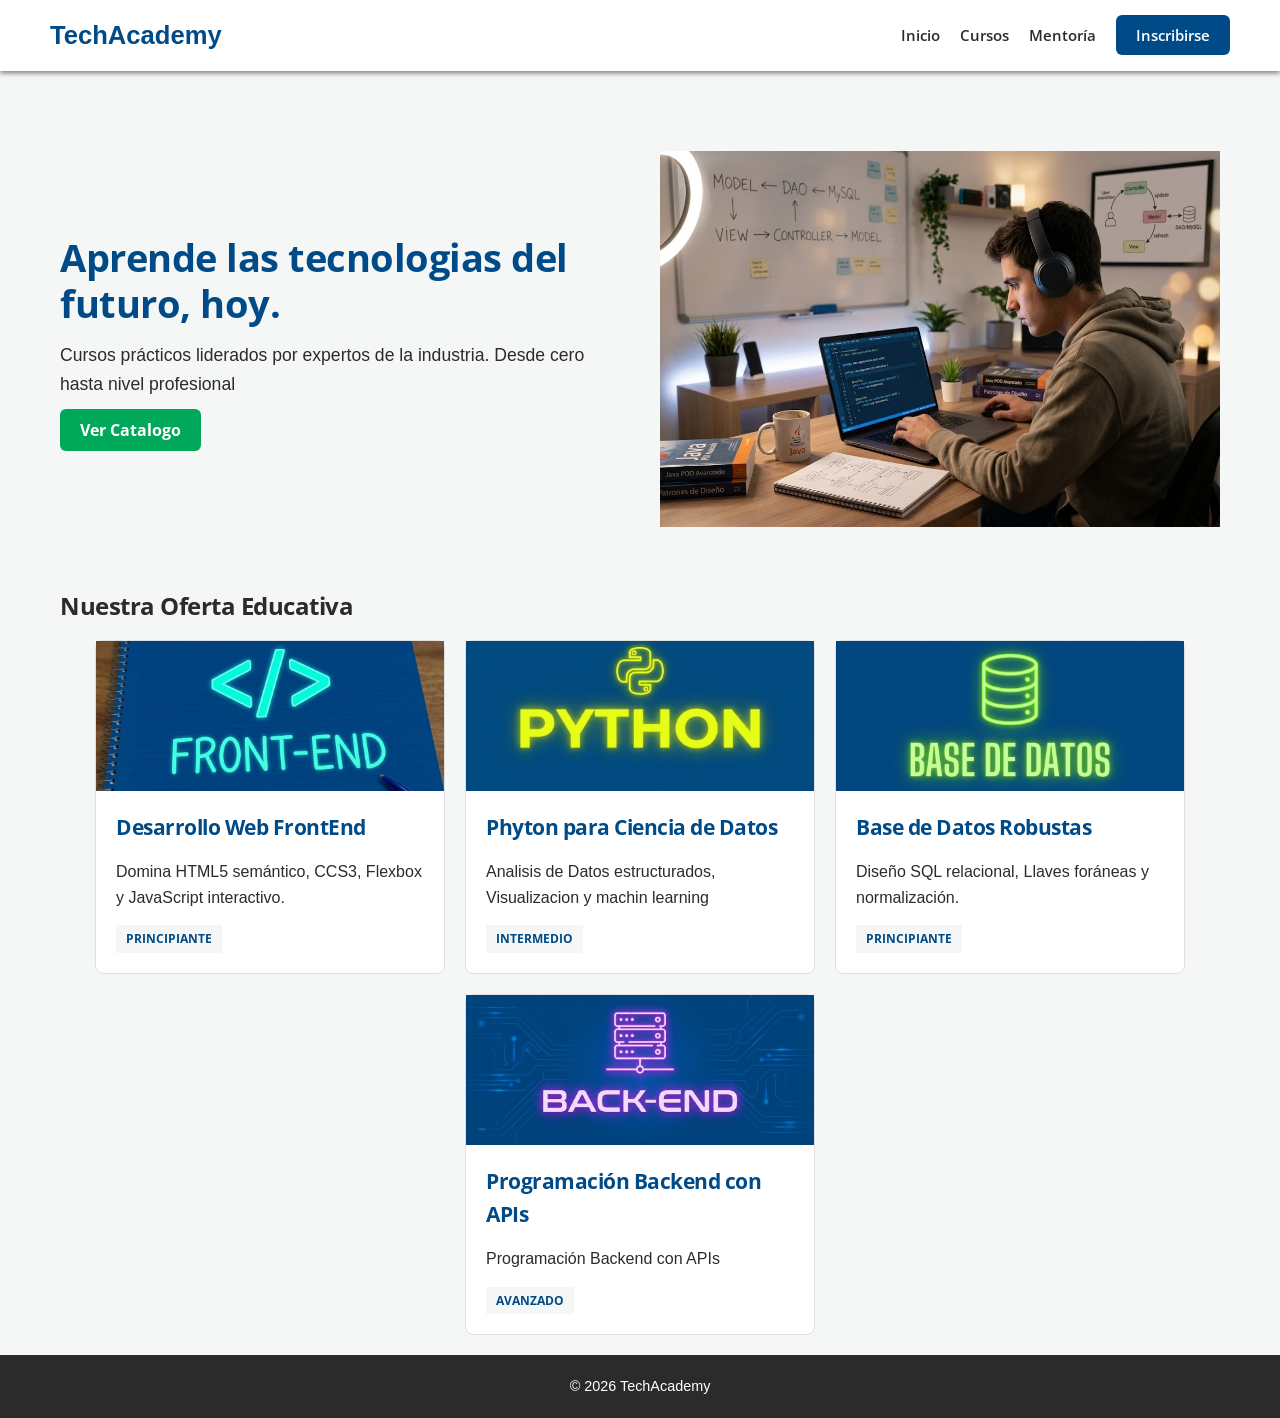
<file: index.html>
<!DOCTYPE html>
<html lang="es">
<head>
    <meta charset="UTF-8">
    <meta name="viewport" content="width=device-width, initial-scale=1.0">
    <title>TechAcademy</title>
    <link rel="stylesheet" href="css/miEstilo.css">
    <!-- Tipografia-->
    <link rel="preconnect" href="https://fonts.googleapis.com">
<link rel="preconnect" href="https://fonts.gstatic.com" crossorigin>
<link href="https://fonts.googleapis.com/css2?family=Open+Sans:ital,wght@0,300..800;1,300..800&display=swap" rel="stylesheet">
</head>
<body>
    <header>
        <div id="logo">
            <h1>TechAcademy</h1>
        </div>
        <nav class="MENU">
          <ul>
              <li><a href="index.html">Inicio</a></li>
              <li><a href="cursos.html">Cursos</a></li>
              <li><a href="mentoria.html">Mentoría</a></li>
              <li><a href="inscribirse.html" class="btn_destacado">Inscribirse</a></li>
          </ul>
        </nav>
    </header>

    <!-- Zona Contenidos -->
     <main class="contenedor principal">

      <section class="hero">
          <div class="hero_contenido">
             <h2>Aprende las tecnologias del futuro, hoy.</h2>
                <p>Cursos prácticos liderados por expertos de la industria. Desde cero hasta nivel profesional</p>
                <a href="#catalogo" class="btn_accion">Ver Catalogo</a>
          </div>
             <div class="hero_imagen">
                <img src="images/img1.jpg" alt="Estudiante Programando">
             </div>

        </section>
        <section id="Catalogo">
            <h2>Nuestra Oferta Educativa</h2>
            <div class="grid_cursos">
                <article class="tarjeta_curso">
                    <img src="images/img2.jpg" alt="FrontEnd">
                    <div class="info_curso">
                        <h3>Desarrollo Web FrontEnd</h3>
                        <p>Domina HTML5 semántico, CCS3, Flexbox y JavaScript interactivo.</p>
                        <span class="nivel">Principiante</span>
                    </div>
                </article>
                 <article class="tarjeta_curso">
                    <img src="images/img3.jpg" alt="Phyton">
                    <div class="info_curso">
                        <h3>Phyton para Ciencia de Datos</h3>
                        <p>Analisis de Datos estructurados, Visualizacion y machin learning</p>
                        <span class="nivel">Intermedio</span>
                    </div>
                </article>
                 <article class="tarjeta_curso">
                    <img src="images/img4.jpg" alt="Base de Datos">
                    <div class="info_curso">
                        <h3>Base de Datos Robustas</h3>
                        <p>Diseño SQL relacional, Llaves foráneas y normalización.</p>
                        <span class="nivel">Principiante</span>
                    </div>
                </article>
                 <article class="tarjeta_curso">
                    <img src="images/img5.jpg" alt="Programación Backend con APIs">
                    <div class="info_curso">
                        <h3>Programación Backend con APIs</h3>
                        <p>Programación Backend con APIs</p>
                        <span class="nivel">Avanzado</span>
                    </div>
                </article>
            </div>
        </section>
     </main> 
     <footer>&copy; 2026 TechAcademy</footer>   
</body>
</html>
</file>
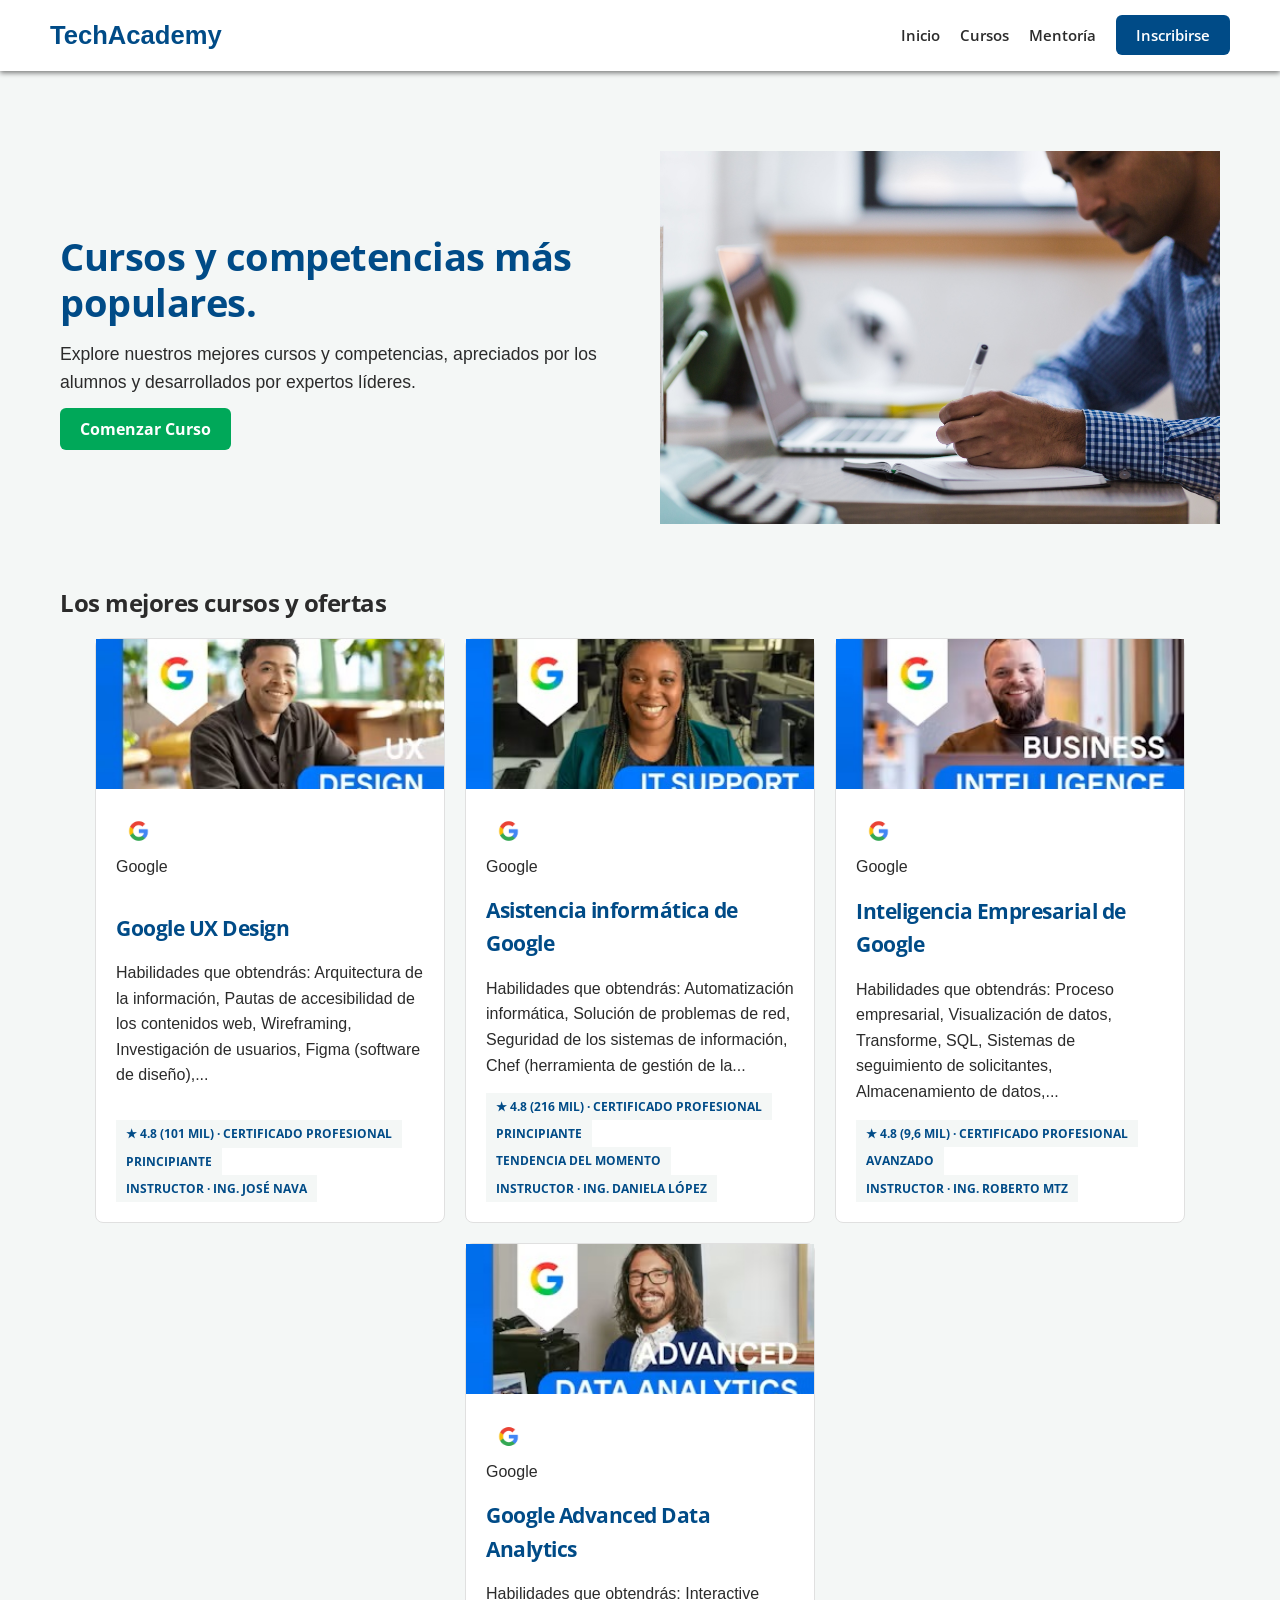
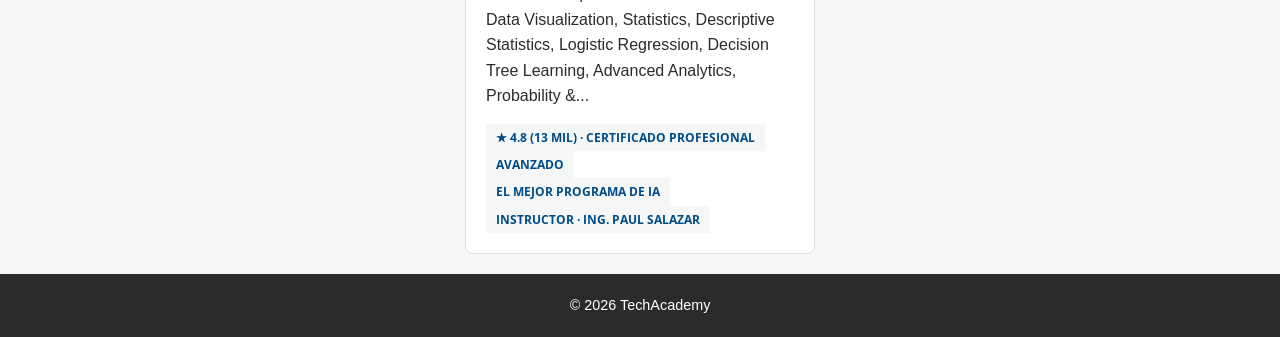
<file: cursos.html>
<!DOCTYPE html>
<html lang="es">
<head>
    <meta charset="UTF-8">
    <meta name="viewport" content="width=device-width, initial-scale=1.0">
    <title>TechAcademy</title>
        <link rel="stylesheet" href="css/miEstilo.css">
    <!-- Tipografia-->
    <link rel="preconnect" href="https://fonts.googleapis.com">
<link rel="preconnect" href="https://fonts.gstatic.com" crossorigin>
<link href="https://fonts.googleapis.com/css2?family=Open+Sans:ital,wght@0,300..800;1,300..800&display=swap" rel="stylesheet">
</head>
<body>
    <header>
        <div id="logo">
            <h1>TechAcademy</h1>
        </div>
        <nav class="MENU">
          <ul>
              <li><a href="index.html">Inicio</a></li>
              <li><a href="cursos.html">Cursos</a></li>
              <li><a href="mentoria.html">Mentoría</a></li>
              <li><a href="inscribirse.html" class="btn_destacado">Inscribirse</a></li>
          </ul>
        </nav>
    </header>
    <!-- Zona Contenidos -->
     <main class="contenedor principal">

      <section class="hero">
          <div class="hero_contenido">
             <h2>Cursos y competencias más populares.</h2>
                <p>Explore nuestros mejores cursos y competencias, apreciados por los alumnos y desarrollados por expertos líderes.</p>
                <a href="#catalogo" class="btn_accion">Comenzar Curso</a>
          </div>
             <div class="hero_imagen">
                <img src="images/courses.jpg" alt="Estudiante Programando">
             </div>

        </section>
          <section id="Catalogo">
            <h2>Los mejores cursos y ofertas</h2>
            <div class="grid_cursos">
                <article class="tarjeta_curso">
                    <img src="images/img6.jpg" alt="FrontEnd">
                    <div class="info_curso">
                        <img src="images\google.jpg" alt="logo" class="imgtarjeta">
                        <p>Google</p>
                        <h3>Google UX Design</h3>
                        <p>Habilidades que obtendrás: Arquitectura de la información, Pautas de accesibilidad de los contenidos web, Wireframing, Investigación de usuarios, Figma (software de diseño),...</p>
                        <span class="nivel">&#9733 4.8 (101 mil) &middot; Certificado Profesional</span>
                        <span class="nivel">Principiante</span>
                         <span class="nivel">Instructor &middot; ING. José Nava</span>
                    </div>
                </article>
                 <article class="tarjeta_curso">
                    <img src="images/img7.jpg" alt="Backend">
                    <div class="info_curso">
                        <img src="images\google.jpg" alt="logo" class="imgtarjeta">
                        <p>Google</p>
                        <h3>Asistencia informática de Google</h3>
                        <p>Habilidades que obtendrás: Automatización informática, Solución de problemas de red, Seguridad de los sistemas de información, Chef (herramienta de gestión de la...</p>
                        <span class="nivel">&#9733 4.8 (216 mil) &middot; Certificado Profesional</span>
                        <span class="nivel">Principiante</span>
                        <span class="nivel">Tendencia del Momento</span>
                        <span class="nivel">Instructor &middot; Ing. Daniela López</span>
                    </div>
                </article>
                 <article class="tarjeta_curso">
                    <img src="images/img8.jpg" alt="Base de Datos">
                    <div class="info_curso">
                        <img src="images\google.jpg" alt="logo" class="imgtarjeta">
                        <p>Google</p>
                        <h3>Inteligencia Empresarial de Google</h3>
                        <p>Habilidades que obtendrás: Proceso empresarial, Visualización de datos, Transforme, SQL, Sistemas de seguimiento de solicitantes, Almacenamiento de datos,...</p>
                        <span class="nivel">&#9733 4.8 (9,6 mil) &middot; Certificado Profesional</span>
                        <span class="nivel">Avanzado</span>
                        <span class="nivel">Instructor &middot; Ing. Roberto MTZ</span>
                    </div>
                </article>
                 <article class="tarjeta_curso">
                    <img src="images/img9.jpg" alt="Base de Datos">
                    <div class="info_curso">
                        <img src="images\google.jpg" alt="logo" class="imgtarjeta">
                        <p>Google</p>
                        <h3>Google Advanced Data Analytics</h3>
                        <p>Habilidades que obtendrás: Interactive Data Visualization, Statistics, Descriptive Statistics, Logistic Regression, Decision Tree Learning, Advanced Analytics, Probability &...</p>
                        <span class="nivel">&#9733 4.8 (13 mil) &middot; Certificado Profesional</span>
                        <span class="nivel">Avanzado</span>
                        <span class="nivel">El mejor programa de IA</span>
                        <span class="nivel">Instructor &middot; Ing. Paul Salazar</span>
                    </div>
                </article>
            </div>
        </section>
      </main>
      <footer>&copy; 2026 TechAcademy</footer> 
</body>
</html>
</file>
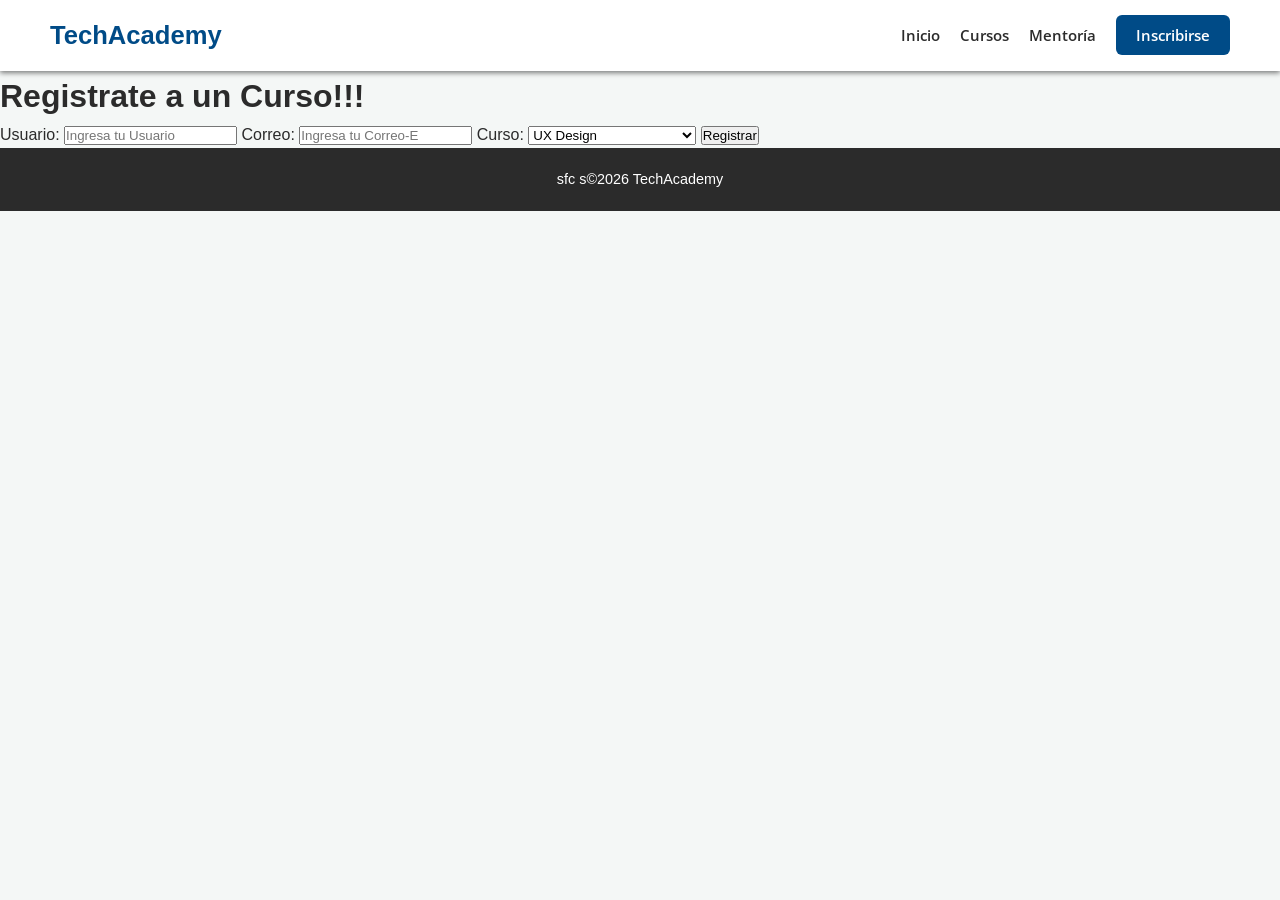
<file: inscribirse.html>
<!DOCTYPE html>
<html lang="es">
<head>
    <meta charset="UTF-8">
    <meta name="viewport" content="width=device-width, initial-scale=1.0">
    <title>TechAcademy</title>
    <link rel="stylesheet" href="css/miEstilo.css">
    <!-- Tipografia-->
    <link rel="preconnect" href="https://fonts.googleapis.com">
<link rel="preconnect" href="https://fonts.gstatic.com" crossorigin>
<link href="https://fonts.googleapis.com/css2?family=Open+Sans:ital,wght@0,300..800;1,300..800&display=swap" rel="stylesheet">
</head>
<body>
    <header>
        <div id="logo">
            <h1>TechAcademy</h1>
        </div>
        <nav class="MENU">
          <ul>
              <li><a href="index.html">Inicio</a></li>
              <li><a href="cursos.html">Cursos</a></li>
              <li><a href="mentoria.html">Mentoría</a></li>
              <li><a href="inscribirse.html" class="btn_destacado">Inscribirse</a></li>
          </ul>
        </nav>
    </header>
     <h1>Registrate a un Curso!!!</h1>
      <!-- contenido -->
       <!--Formularios-->
       <form action="#" method="POST"><!--post, get-->
        <label for="usuario">Usuario:</label>
        <input type="text" name="usuario" id="usuario" placeholder="Ingresa tu Usuario">
 
        <label for="Correo">Correo:</label>
        <input type="Email" name="Correo" id="Email" placeholder="Ingresa tu Correo-E">
 
        <label for="Personaje-Fav">Curso:</label>
        <select name="Curso" id="Personaje-Fav">
               <option value="">UX Design</option>
               <option value="">Asistencia Informatica</option>
               <option value="">Inteligencia Empresarial</option>
               <option value="">Advanced data Analytics</option>
        </select>
        <button type="submit">Registrar</button>
        </form>
        <footer> sfc s&copy;2026 TechAcademy </footer>
      </main>
</body>
</html>
</file>
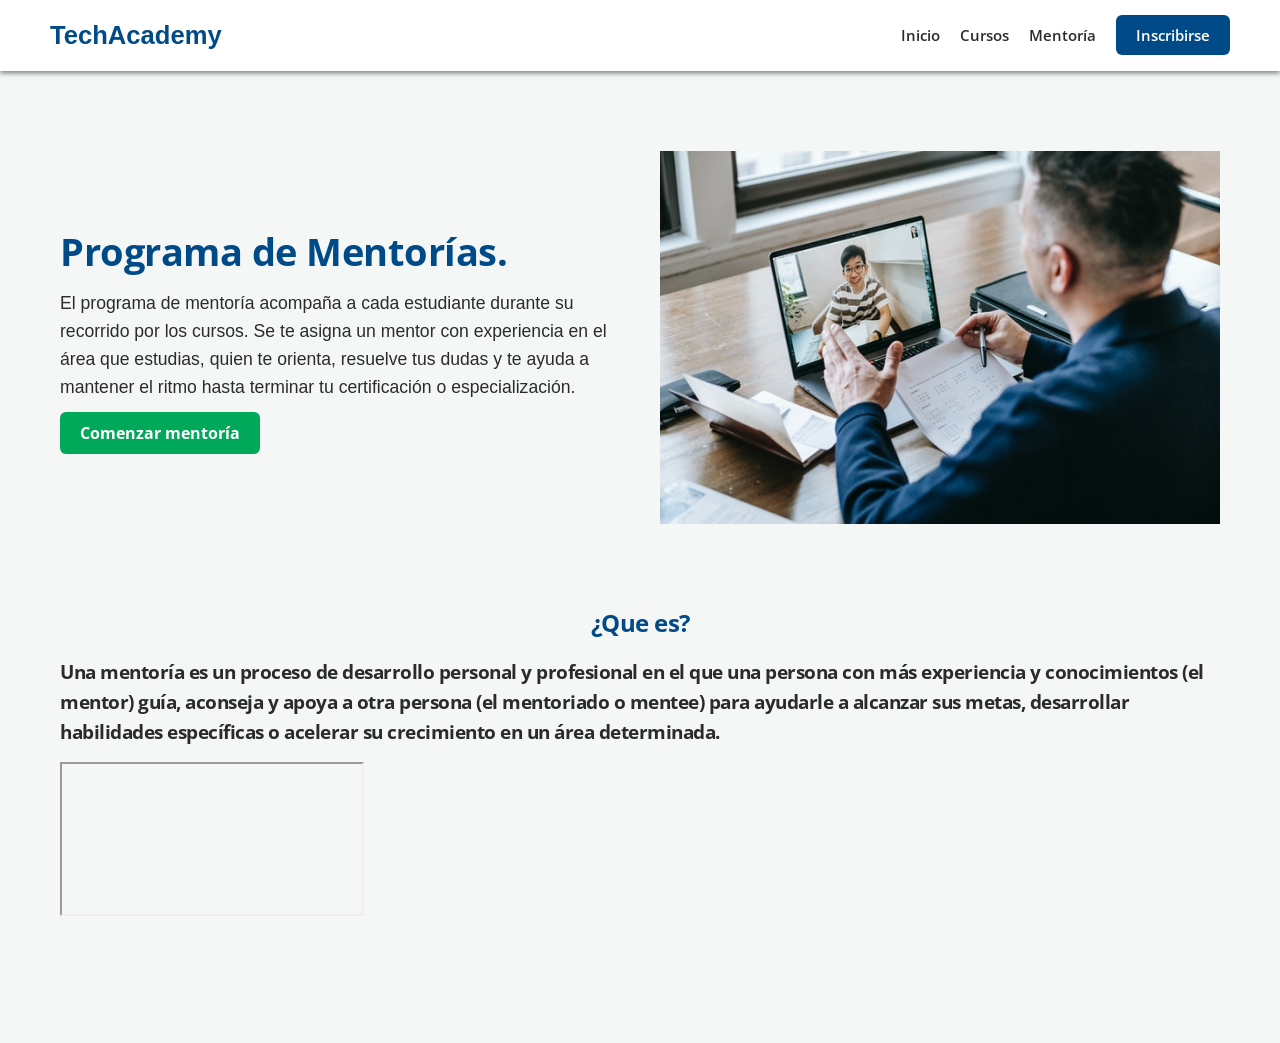
<file: mentoria.html>
<!DOCTYPE html>
<html lang="en">
<head>
    <meta charset="UTF-8">
    <meta name="viewport" content="width=device-width, initial-scale=1.0">
     <title>TechAcademy</title>
    <link rel="stylesheet" href="css/miEstilo.css">
    <!-- Tipografia-->
    <link rel="preconnect" href="https://fonts.googleapis.com">
<link rel="preconnect" href="https://fonts.gstatic.com" crossorigin>
<link href="https://fonts.googleapis.com/css2?family=Open+Sans:ital,wght@0,300..800;1,300..800&display=swap" rel="stylesheet">
</head>
<body>
    <header>
        <div id="logo">
            <h1>TechAcademy</h1>
        </div>
        <nav class="MENU">
          <ul>
              <li><a href="index.html">Inicio</a></li>
              <li><a href="cursos.html">Cursos</a></li>
              <li><a href="mentoria.html">Mentoría</a></li>
              <li><a href="inscribirse.html" class="btn_destacado">Inscribirse</a></li>
          </ul>
        </nav>
    </header>
    <!-- Zona Contenidos -->
     <main class="contenedor principal">

      <section class="hero">
          <div class="hero_contenido">
             <h2>Programa de Mentorías.</h2>
                <p>El programa de mentoría acompaña a cada estudiante durante su recorrido por los cursos. Se te asigna un mentor con experiencia en el área que estudias, quien te orienta, resuelve tus dudas y te ayuda a mantener el ritmo hasta terminar tu certificación o especialización.</p>
                <a href="#catalogo" class="btn_accion">Comenzar mentoría</a>
          </div>
             <div class="hero_imagen">
                <img src="images/img10.jpg" alt="Estudiante Programando">
             </div>
              <section id="catalogo">
        <h2>¿Que es?</h2>
            <h3>Una mentoría es un proceso de desarrollo personal y profesional en el que una persona con más experiencia y conocimientos (el mentor) guía, aconseja y apoya a otra persona (el mentoriado o mentee) para ayudarle a alcanzar sus metas, desarrollar habilidades específicas o acelerar su crecimiento en un área determinada.</h3>
            <iframe
                src="https://www.youtube.com/embed/Kl62Xk90gzw"
                title="Mentoria"
            </iframe>
     </main>
     <footer>&copy; 2026 TechAcademy</footer>  

</body>
</html>
</file>
<file: css/miEstilo.css>
@font-face {
    font-family: 'PlayFair';
    src: url('../fonts/static/PlayfairDisplay-Regular.ttf');
}

/*VARIABLES*/
:root{
    --color_principal: #004b87;
    --color_secundario: #00a859;
    --color_oscuro: #2b2b2b;
    --color_claro: #ffffff;
    --color_fondo: #f4f7f6;
    --color_borde: #e0e0e0;

    /* Tipografia en linea para titulos */
    --fuente_titulos: 'Open Sans',sans-serif;
    /* Tipografia Descargada */
    --fuente_cuerpo: 'OpenSansdescargada', Arial, sans-serif;
}
*{
    margin: 0;
    padding: 0;
    box-sizing: border-box;
}

body{
    background-color: var(--color_fondo);
    color:var(--color_oscuro);
    line-height: 1.6;
     font-family:var(--fuente_cuerpo);
}

#h1,h2,h3{
    font-family: var(--fuente_titulos);
    font-weight: 700;
    letter-spacing: -0.5px;
    margin-bottom: 15px;
}
ul{
    list-style: none;
}
a{
    text-decoration: none;
    color:var(--color_oscuro);
    font-family: var(--fuente_titulos)
}

header{
    background-color: var(--color_claro);
    padding: 15px 50px;
    display: flex;
    justify-content: space-between;
    align-items: center;
    box-shadow: 0 2px 5px rgb(0,0,0, 0.5 );
    position: sticky;
    top: 0;
    z-index: 1000;
}
#logo h1{
    color: var(--color_principal);
    font-size: 1.6rem;
    font-weight: 800;
    margin-bottom: 0;
}
.MENU ul{
    display: flex;
    gap: 20px;
    align-items: center;
}
.MENU a{
    font-size: 0.95rem;
    font-weight: 600;
}
.MENU a:hover{
  color: var(--color_principal);
}
.btn_destacado,.btn_accion{
 padding: 10px 20px;
 border-radius: 6px;
 font-weight: 700;
}
.btn_destacado, .btn_accion{
    background-color: var(--color_principal);
    color: var(--color_claro);
}
.btn_destacado, .btn_accion{
    background-color: var(--color_principal);
    color: var(--color_claro);
}
.btn_accion{
    background-color: var(--color_secundario);
    color: var(--color_claro);
}
.btn_accion:hover{
    background-color: var(--color_principal);
    color: var(--color_claro);
}
/* HERO */
.hero{
    display: flex;
    align-items: center;
    gap: 40px;
    padding: 60px 0;
    flex-wrap: wrap;
}
.hero_contenido, .hero_imagen{
    flex: 1 1 300px; /* Crecer encoger TamBase*/
}
img{
    max-width: 100%;
    height: auto;
    display: block;
}

.hero_contenido h2{
    font-size: 2.4rem;
    color: var(--color_principal);
    line-height: 1.2;
}

.hero_contenido p{
    font-size: 1.1rem;
    margin-bottom: 20px;
}
main{
    max-width: 1200px;
    margin: 0 auto;
    padding: 20px;
}

/* Grid de Cursos*/
#catalogo{
    padding: 40px 0;
}

#catalogo h2{
    text-align: center;
    color: var(--color_principal);
}
.grid_cursos{
    display: flex;
    flex-wrap: wrap;
    gap: 20px;
    justify-content: center;
}
.tarjeta_curso{
    background-color: var(--color_claro);
    border: 1px solid var(--color_borde);
    border-radius: 8px; 
    flex: 1 1 280px; /*grow shrink basis*/
    max-width: 350px;
    display: flex;
    flex-direction: column;
    /*Aqui efecto*/
    transition: transform 0.5s ease, box-shadow 0.5s ease;
}

.tarjeta_curso:hover{
    transform: translateY(-5px);
    box-shadow: 0 6px 18px rgba(0, 0, 0, 0.08);
}
.tarjeta_curso img{
    width: 100%;
    height: 150px;
    object-fit: cover;
}
.info_curso{
    padding: 20px;
    flex-grow: 1;
    display: flex;
    flex-direction: column;
}
.info_curso h3{
    font-size: 1.3rem;
    color: var(--color_principal);
}
.info_curso p{
    margin-bottom: 15px;
    flex-grow: 1;
    color: var(--color_oscuro);
}
.tarjeta_curso .imgtarjeta {
    width: 45px;
    height: 45px;
    object-fit: contain;
    flex-shrink: 0;
}
.nivel{
    background-color: var(--color_fondo);
    color: var(--color_principal);
    font-family: var(--fuente_titulos);
    padding: 4px 10px;
    font-size: 0.75rem;
    font-weight: 700;
    text-transform: uppercase;
    align-self: flex-start;
}
aside{
    background-color: #e0f7fa;
    border-left: 4px solid #00b4d8;
}
/*Footer*/
footer{
    background-color: var(--color_oscuro);
    color: var(--color_claro);
    text-align: center;
    padding: 20px;
    font-size: 0.9rem;
}
</file>
